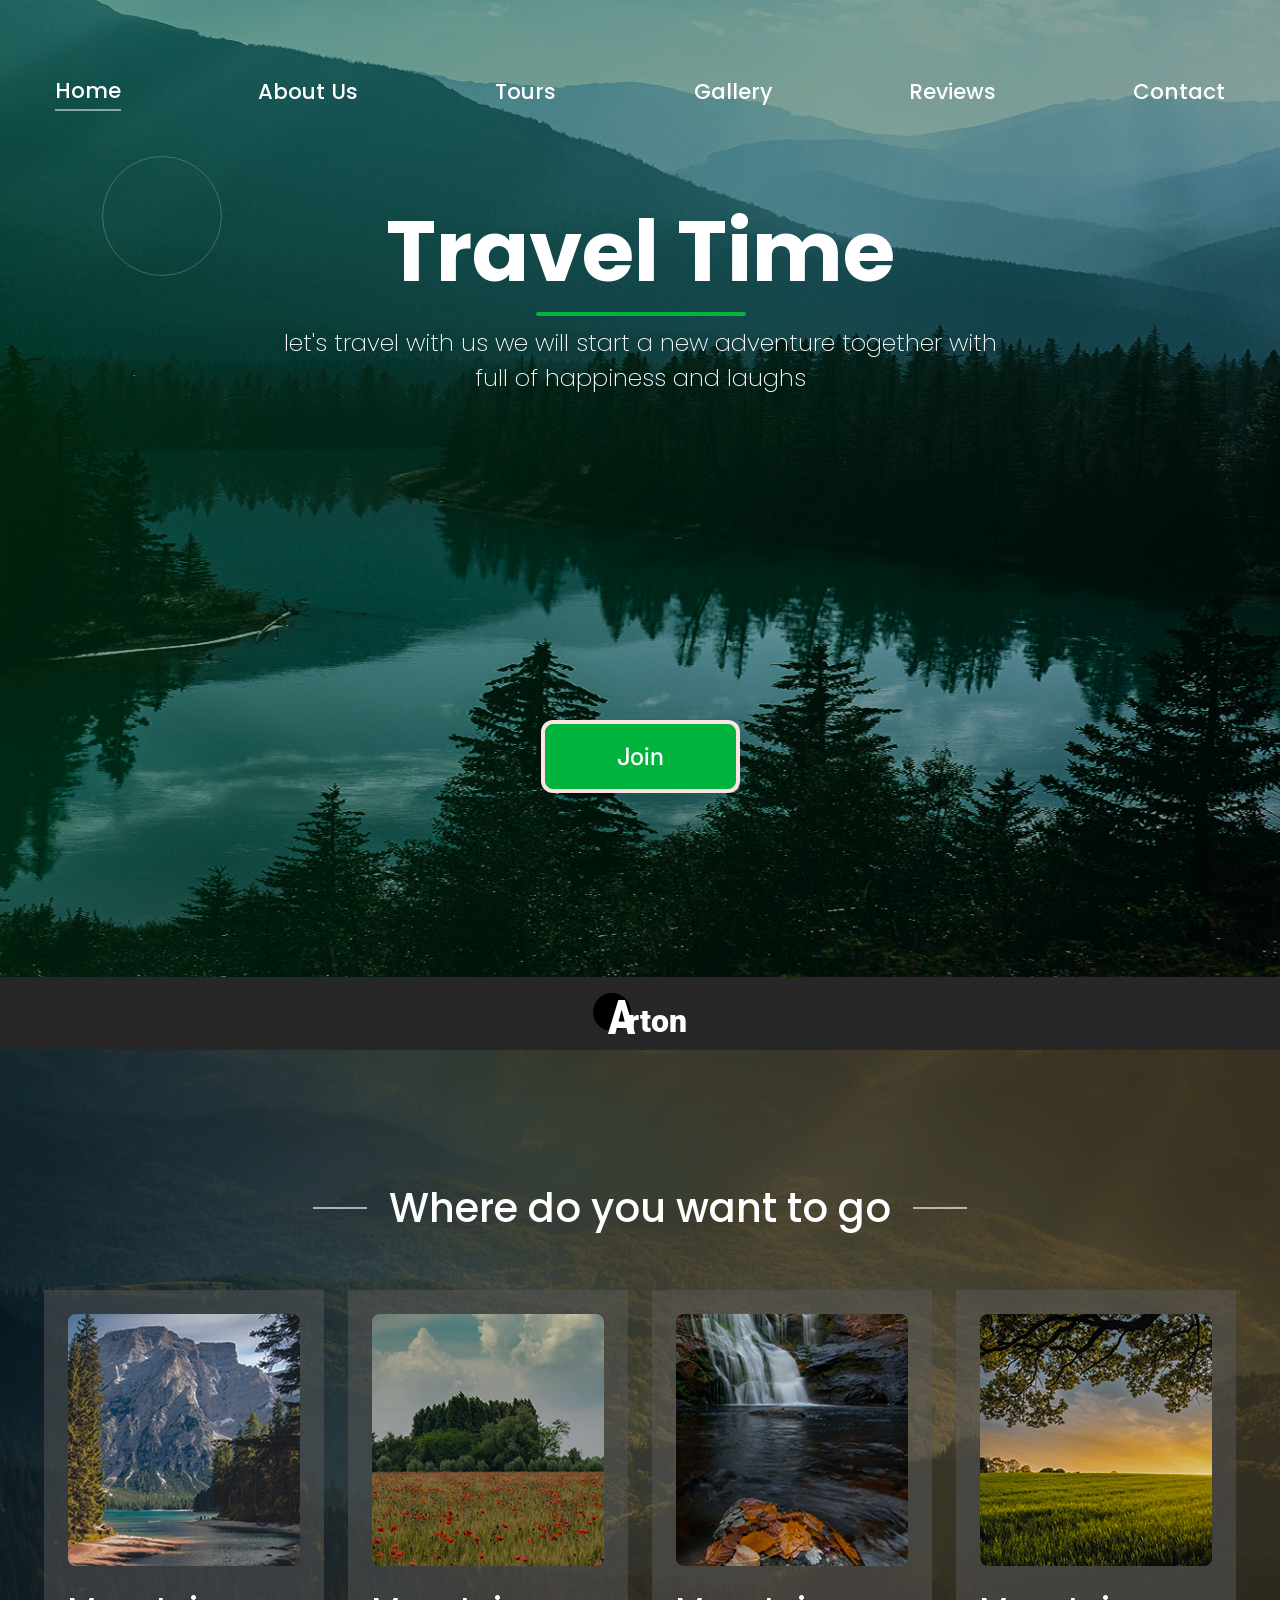
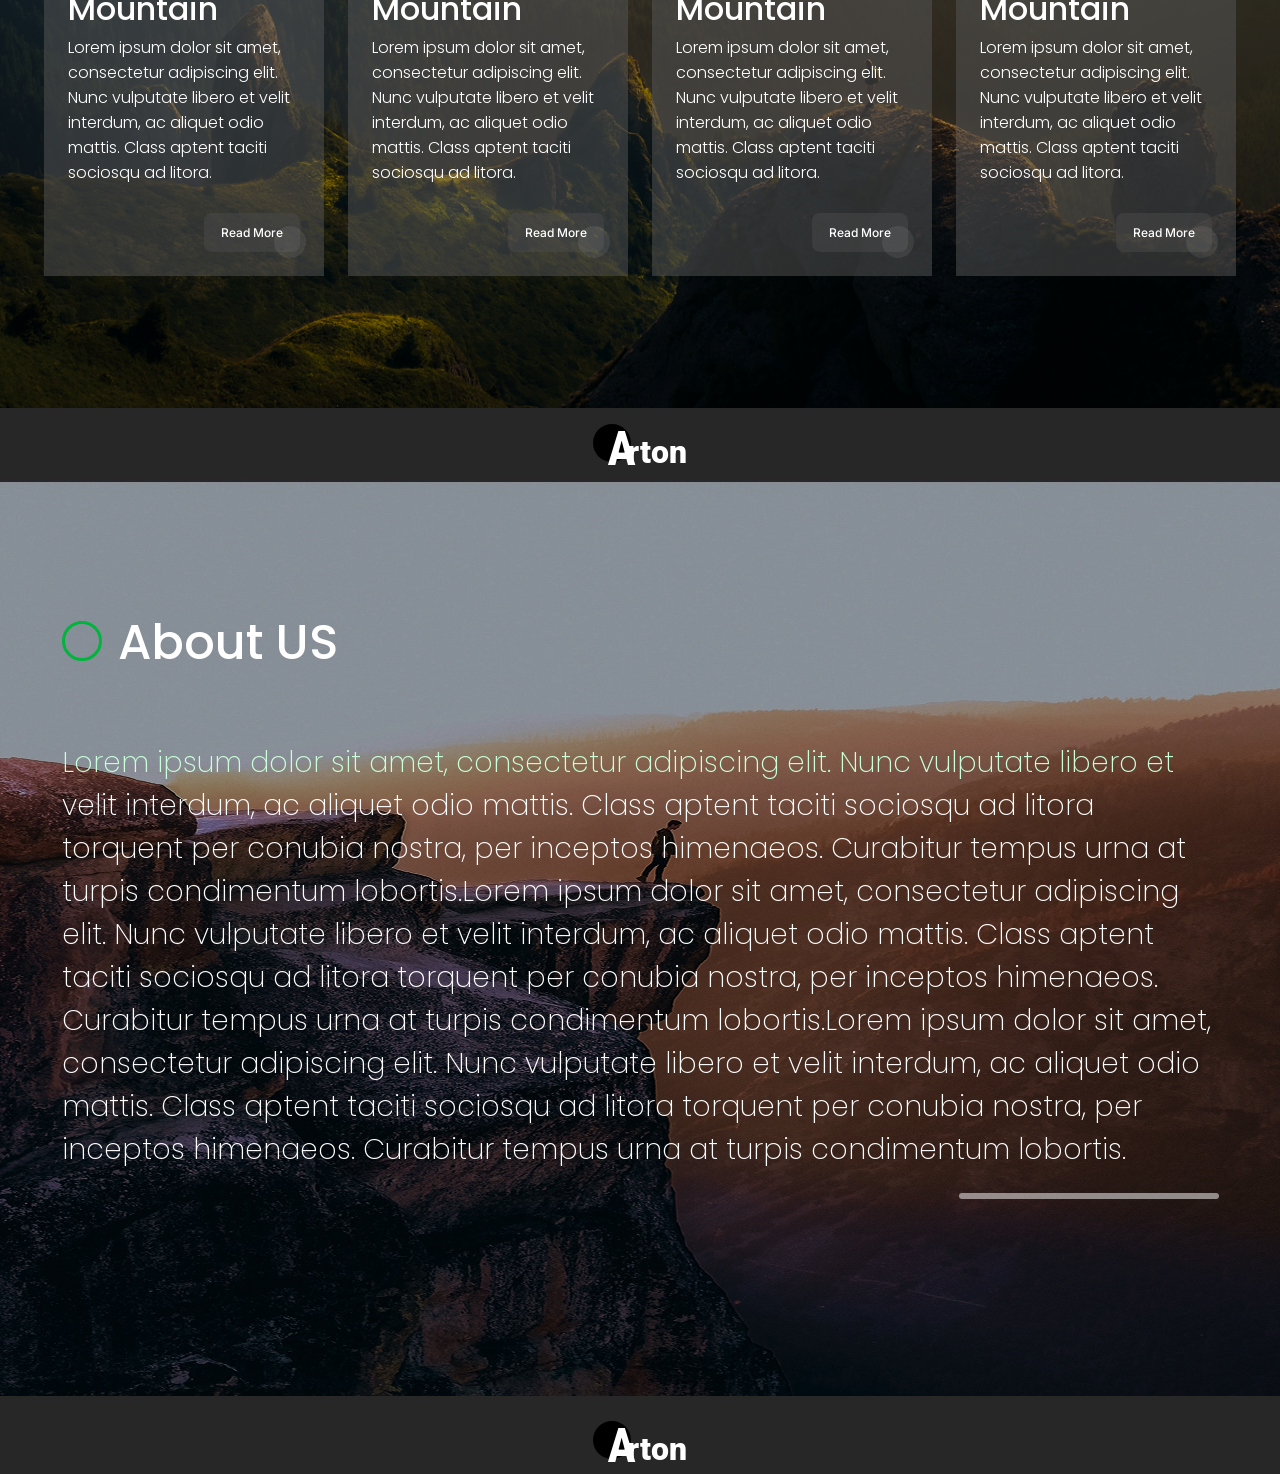
<file: index.html>
<!DOCTYPE html>
<html lang="en">
<head>
    <meta charset="UTF-8">
    <meta name="viewport" content="width=device-width, initial-scale=1.0">
    <title>Travel Time - Let's Travel Together</title>
    <link rel="stylesheet" href="style.css">
    <link rel="preconnect" href="https://fonts.googleapis.com">
    <link rel="preconnect" href="https://fonts.gstatic.com" crossorigin>
    <link href="https://fonts.googleapis.com/css2?family=Inter:wght@500&family=Poppins:wght@200;300;500;700&family=Roboto:wght@900&display=swap" rel="stylesheet">

</head>
<body>
    <!-- Hero Section -->
    <section class="hero">
        <header class="header">
            <nav class="nav">
                <a href="#" class="nav__link nav__link--active">Home</a>
                <a href="#" class="nav__link">About Us</a>
                <a href="catalog.html" class="nav__link">Tours</a>
                <a href="#" class="nav__link">Gallery</a>
                <a href="#" class="nav__link">Reviews</a>
                <a href="#" class="nav__link">Contact</a>
            </nav>
        </header>
        <div class="hero__content container">
            <h1 class="hero__title">Travel Time</h1>
            <p class="hero__subtitle">let's travel with us we will start a new adventure together with full of happiness and laughs</p>
            <a href="catalog.html" class="hero__btn">Join</a>
        </div>
    </section>

    <!-- Divider -->
    <div class="divider">
        <span class="arton-logo">
            <span class="arton-mark"><span class="arton-circle"></span><span class="arton-a">A</span></span><span class="arton-rton">rton</span>
        </span>
    </div>

    <!-- Tours Section -->
   <section class="tours" id="tours">
    <div class="container">
        <h2 class="tours__title">Where do you want to go</h2>
        <div class="tours__grid">
            <!-- Card 1 - Mountain Lake -->
            <article class="card">
                <img src="images/mountain1.jpg" alt="Mountain lake" class="card__image">
                <div class="card__content">
                    <h3 class="card__title">Mountain</h3>
                    <p class="card__text">Lorem ipsum dolor sit amet, consectetur adipiscing elit. Nunc vulputate libero et velit interdum, ac aliquet odio mattis. Class aptent taciti sociosqu ad litora.</p>
                    <button class="card__btn">Read More</button>
                </div>
            </article>

            <!-- Card 2 - Field with Flowers -->
            <article class="card">
                <img src="images/mountain2.jpg" alt="Mountain landscape" class="card__image">
                <div class="card__content">
                    <h3 class="card__title">Mountain</h3>
                    <p class="card__text">Lorem ipsum dolor sit amet, consectetur adipiscing elit. Nunc vulputate libero et velit interdum, ac aliquet odio mattis. Class aptent taciti sociosqu ad litora.</p>
                    <button class="card__btn">Read More</button>
                </div>
            </article>

            <!-- Card 3 - Waterfall -->
            <article class="card">
                <img src="images/waterfall.jpg" alt="Waterfall" class="card__image">
                <div class="card__content">
                    <h3 class="card__title">Mountain</h3>
                    <p class="card__text">Lorem ipsum dolor sit amet, consectetur adipiscing elit. Nunc vulputate libero et velit interdum, ac aliquet odio mattis. Class aptent taciti sociosqu ad litora.</p>
                    <button class="card__btn">Read More</button>
                </div>
            </article>

            <!-- Card 4 - Mountain Landscape -->
            <article class="card">
                <img src="images/field.jpg" alt="Field with flowers" class="card__image">
                <div class="card__content">
                    <h3 class="card__title">Mountain</h3>
                    <p class="card__text">Lorem ipsum dolor sit amet, consectetur adipiscing elit. Nunc vulputate libero et velit interdum, ac aliquet odio mattis. Class aptent taciti sociosqu ad litora.</p>
                    <button class="card__btn">Read More</button>
                </div>
            </article>
        </div>
    </div>
</section>

    <!-- Divider -->
    <div class="divider divider--lower">
        <span class="arton-logo">
            <span class="arton-mark"><span class="arton-circle"></span><span class="arton-a">A</span></span><span class="arton-rton">rton</span>
        </span>
    </div>

    <!-- About Section -->
    <section class="about" id="about">
        <div class="container">
            <h2 class="about__title">About US</h2>
            <p class="about__text">Lorem ipsum dolor sit amet, consectetur adipiscing elit. Nunc vulputate libero et velit interdum, ac aliquet odio mattis. Class aptent taciti sociosqu ad litora torquent per conubia nostra, per inceptos himenaeos. Curabitur tempus urna at turpis condimentum lobortis.Lorem ipsum dolor sit amet, consectetur adipiscing elit. Nunc vulputate libero et velit interdum, ac aliquet odio mattis. Class aptent taciti sociosqu ad litora torquent per conubia nostra, per inceptos himenaeos. Curabitur tempus urna at turpis condimentum lobortis.Lorem ipsum dolor sit amet, consectetur adipiscing elit. Nunc vulputate libero et velit interdum, ac aliquet odio mattis. Class aptent taciti sociosqu ad litora torquent per conubia nostra, per inceptos himenaeos. Curabitur tempus urna at turpis condimentum lobortis.</p>
        </div>
    </section>

    <!-- Footer -->
    <footer class="footer">
        <span class="arton-logo">
            <span class="arton-mark"><span class="arton-circle"></span><span class="arton-a">A</span></span><span class="arton-rton">rton</span>
        </span>
    </footer>
</body>
</html>
</file>
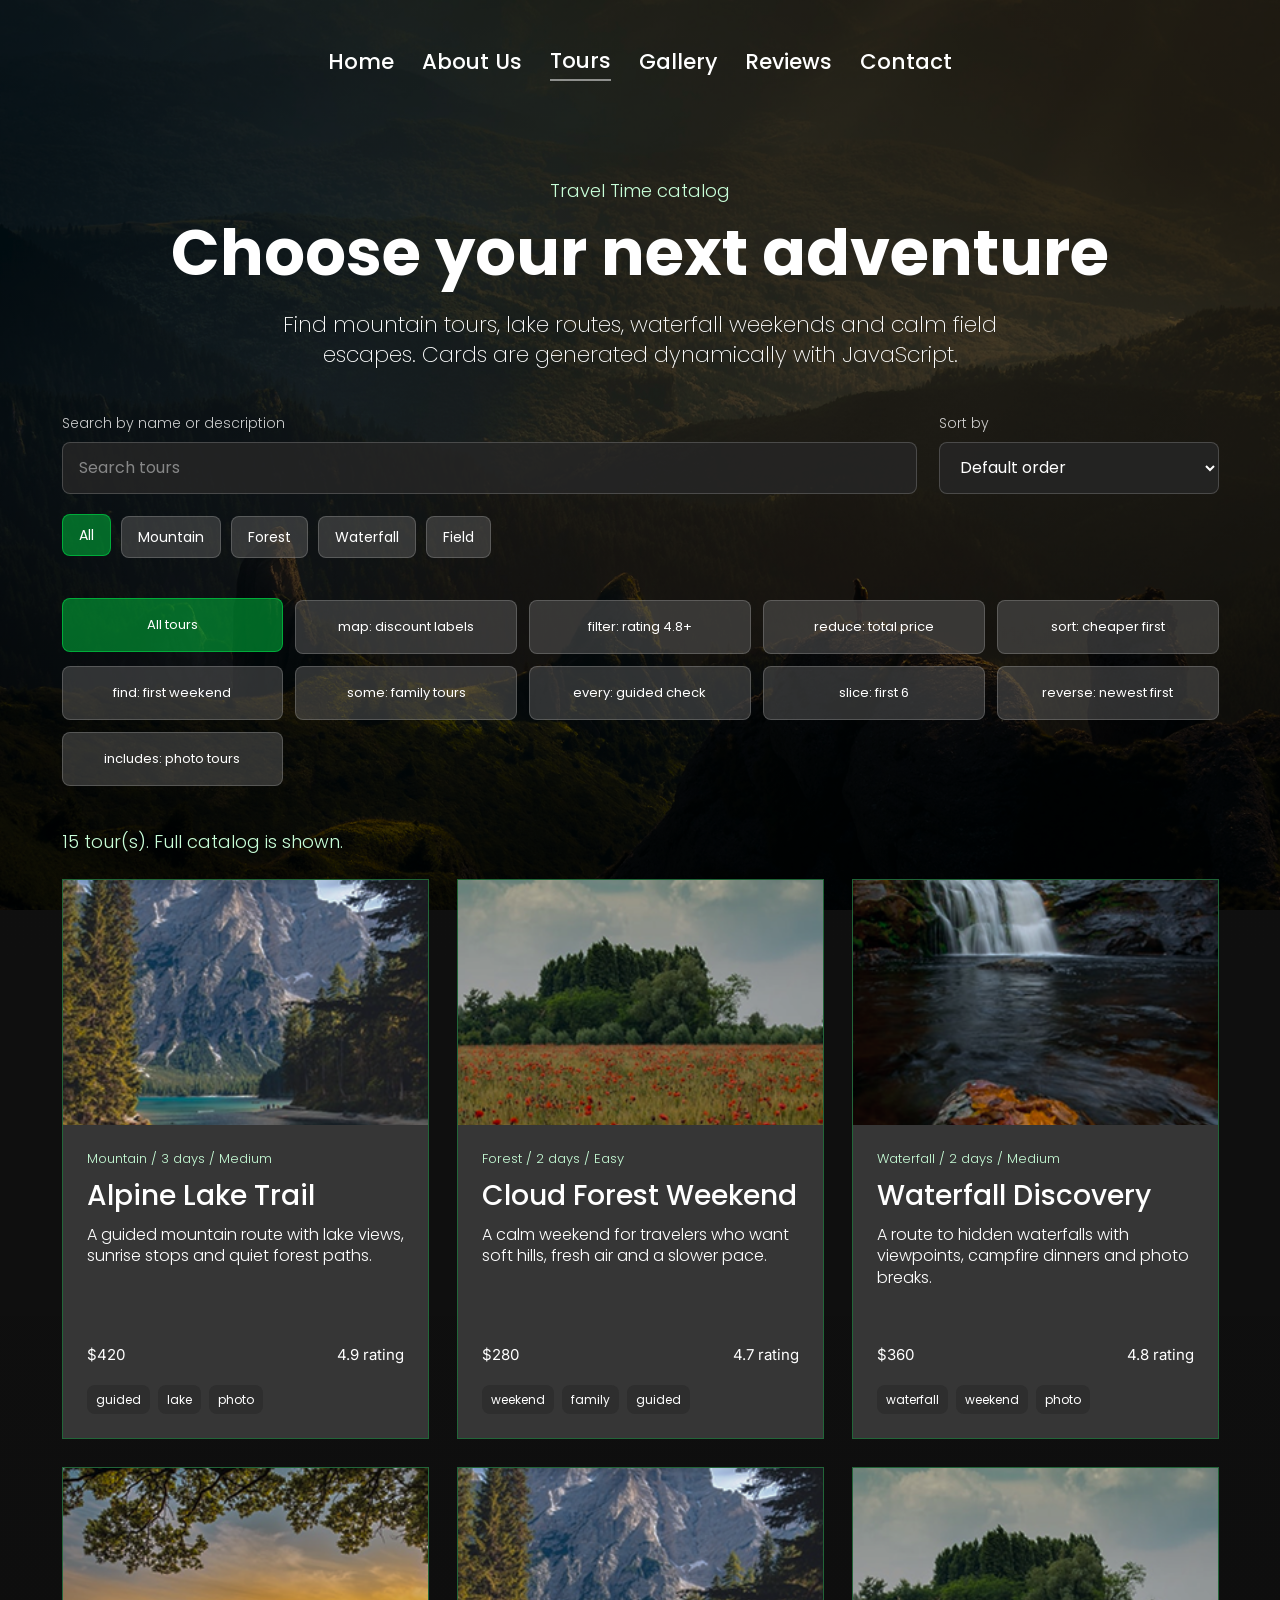
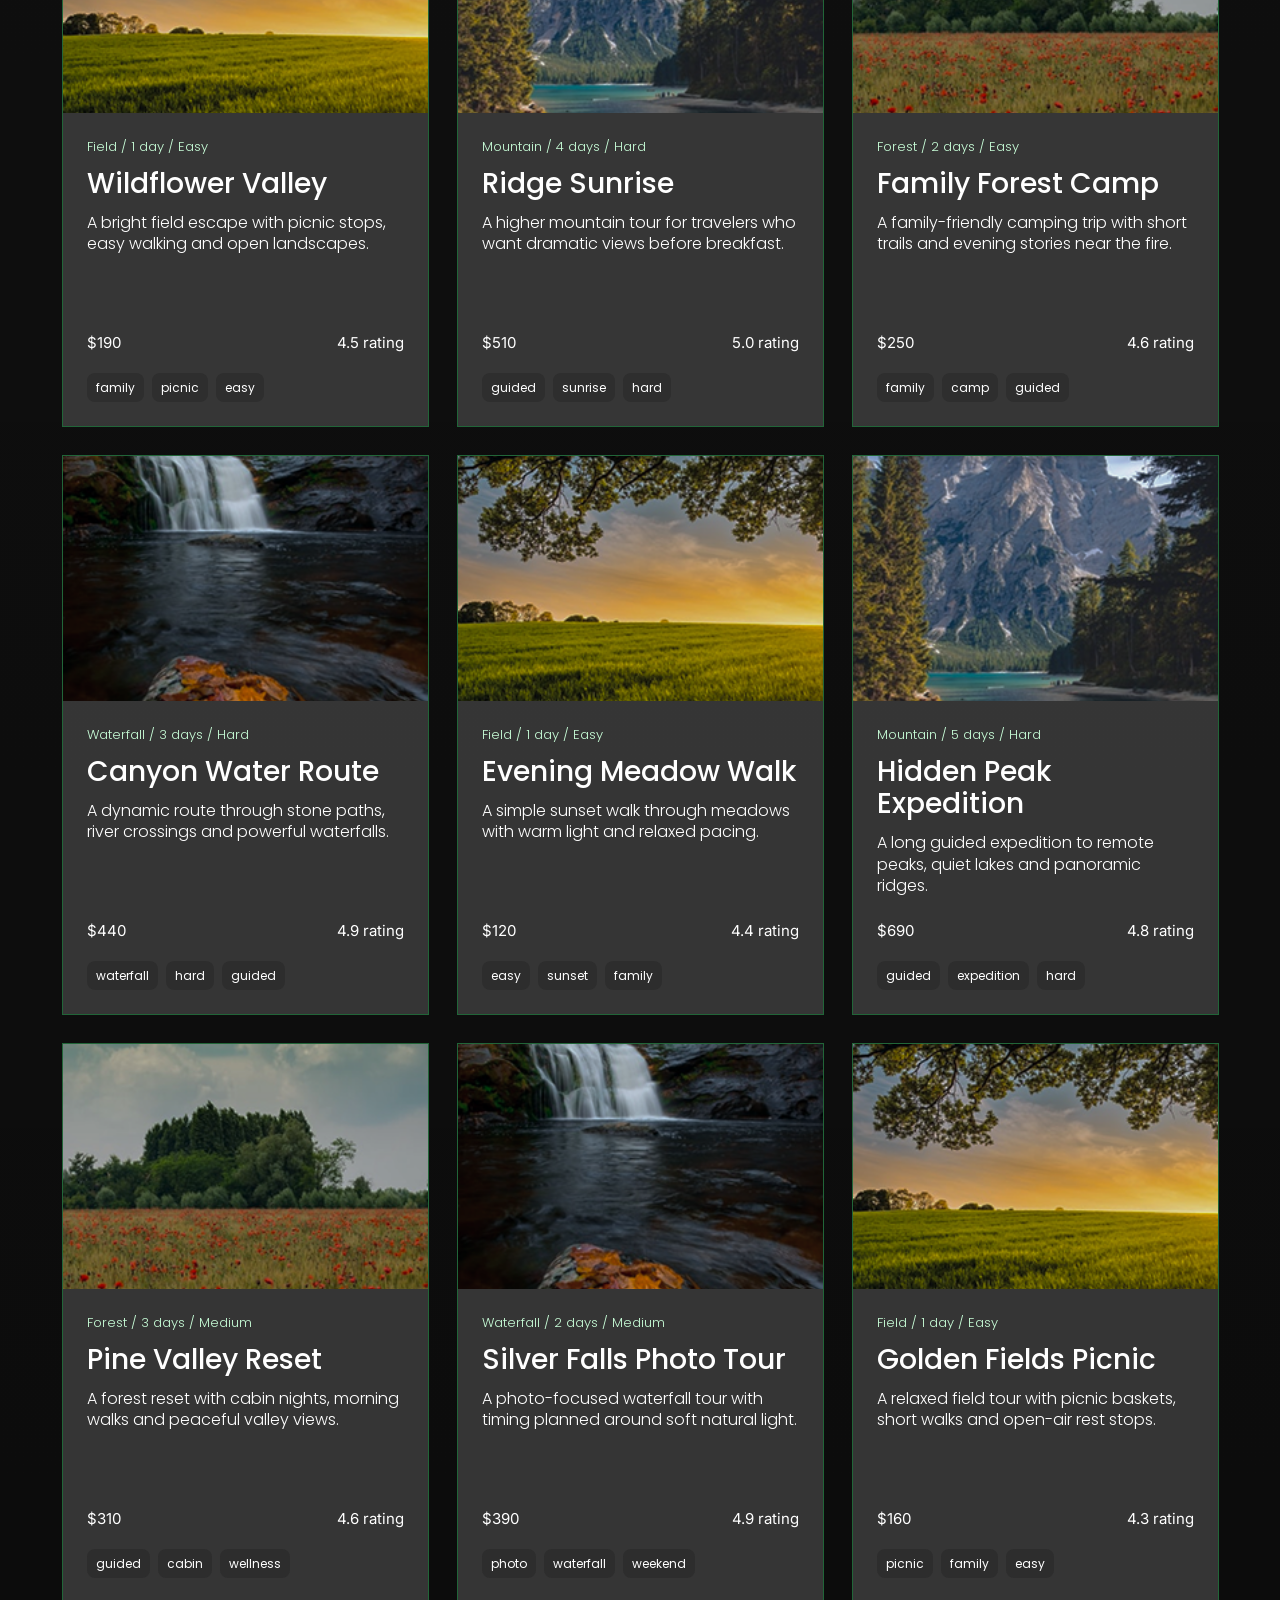
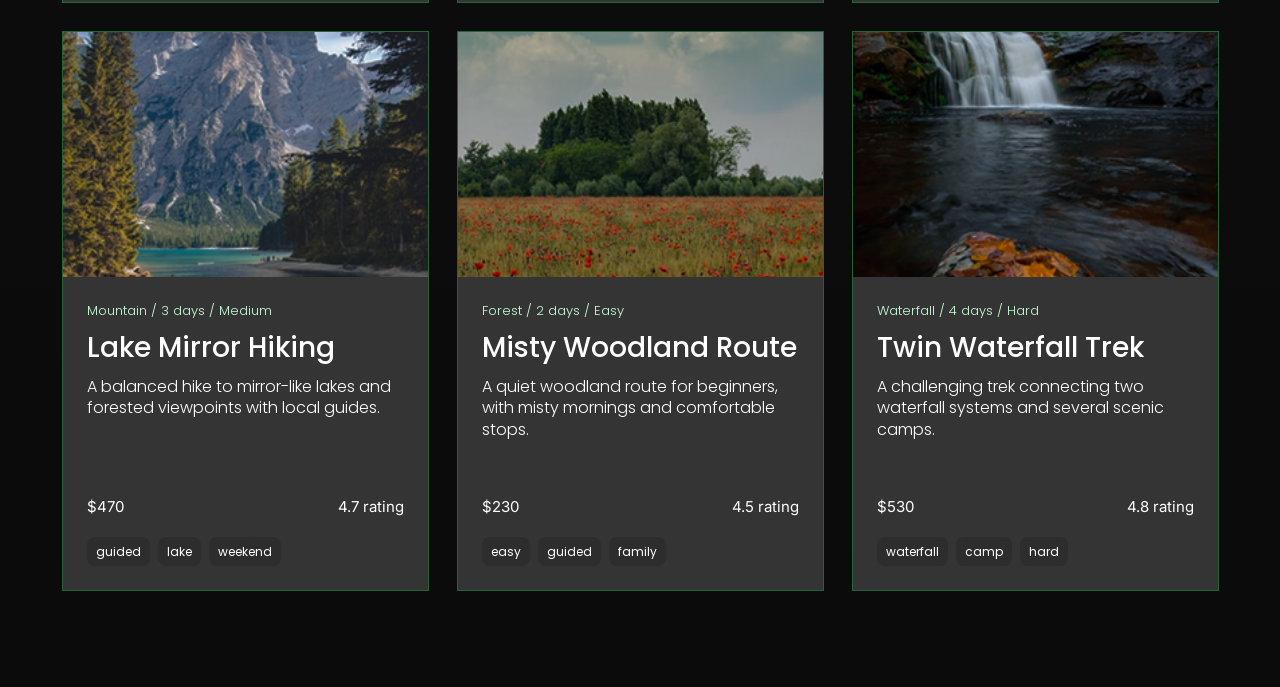
<file: catalog.html>
<!DOCTYPE html>
<html lang="en">
<head>
    <meta charset="UTF-8">
    <meta name="viewport" content="width=device-width, initial-scale=1.0">
    <title>Travel Time - Catalog</title>
    <link rel="stylesheet" href="style.css">
    <link rel="preconnect" href="https://fonts.googleapis.com">
    <link rel="preconnect" href="https://fonts.gstatic.com" crossorigin>
    <link href="https://fonts.googleapis.com/css2?family=Inter:wght@500&family=Poppins:wght@200;300;500;700&family=Roboto:wght@900&display=swap" rel="stylesheet">
</head>
<body>
    <main class="catalog-page">
        <header class="catalog-header">
            <nav class="nav catalog-nav">
                <a href="index.html" class="nav__link">Home</a>
                <a href="index.html#about" class="nav__link">About Us</a>
                <a href="catalog.html" class="nav__link nav__link--active">Tours</a>
                <a href="index.html#tours" class="nav__link">Gallery</a>
                <a href="index.html#about" class="nav__link">Reviews</a>
                <a href="index.html#about" class="nav__link">Contact</a>
            </nav>
        </header>

        <section class="catalog-hero container">
            <p class="catalog-hero__eyebrow">Travel Time catalog</p>
            <h1 class="catalog-hero__title">Choose your next adventure</h1>
            <p class="catalog-hero__text">Find mountain tours, lake routes, waterfall weekends and calm field escapes. Cards are generated dynamically with JavaScript.</p>
        </section>

        <section class="catalog-tools container" aria-label="Catalog controls">
            <div class="catalog-search">
                <label class="catalog-label" for="searchInput">Search by name or description</label>
                <input class="catalog-input" id="searchInput" type="search" placeholder="Search tours">
            </div>

            <div class="catalog-select-wrap">
                <label class="catalog-label" for="sortSelect">Sort by</label>
                <select class="catalog-select" id="sortSelect">
                    <option value="default">Default order</option>
                    <option value="price-asc">Price: low to high</option>
                    <option value="price-desc">Price: high to low</option>
                    <option value="name-asc">Name: A to Z</option>
                    <option value="rating-desc">Rating: best first</option>
                </select>
            </div>

            <div class="catalog-category-list" id="categoryList" aria-label="Tour categories"></div>
        </section>

        <section class="array-actions container" aria-label="Array method actions">
            <button class="array-action" type="button" data-action="all">All tours</button>
            <button class="array-action" type="button" data-action="map">map: discount labels</button>
            <button class="array-action" type="button" data-action="filter">filter: rating 4.8+</button>
            <button class="array-action" type="button" data-action="reduce">reduce: total price</button>
            <button class="array-action" type="button" data-action="sort">sort: cheaper first</button>
            <button class="array-action" type="button" data-action="find">find: first weekend</button>
            <button class="array-action" type="button" data-action="some">some: family tours</button>
            <button class="array-action" type="button" data-action="every">every: guided check</button>
            <button class="array-action" type="button" data-action="slice">slice: first 6</button>
            <button class="array-action" type="button" data-action="reverse">reverse: newest first</button>
            <button class="array-action" type="button" data-action="includes">includes: photo tours</button>
        </section>

        <section class="catalog-results container" aria-live="polite">
            <div class="catalog-summary" id="catalogSummary"></div>
            <div class="catalog-grid" id="catalogGrid"></div>
        </section>
    </main>

    <script src="catalog.js"></script>
</body>
</html>
</file>
<file: style.css>
* {
    margin: 0;
    padding: 0;
    box-sizing: border-box;
}

html {
    scroll-behavior: smooth;
}

body {
    overflow-x: hidden;
    font-family: 'Poppins', sans-serif;
    font-size: 16px;
    line-height: 1.6;
    color: #ffffff;
    background-color: #272727;
}

button {
    font: inherit;
}

button,
a {
    -webkit-tap-highlight-color: transparent;
}

img {
    max-width: 100%;
}

.container {
    width: 100%;
    max-width: 1205px;
    margin: 0 auto;
    padding: 0 24px;
}

.hero {
    position: relative;
    display: flex;
    flex-direction: column;
    align-items: center;
    width: 100%;
    max-width: 1440px;
    min-height: 977px;
    margin: 0 auto;
    background:
        linear-gradient(rgba(0, 0, 0, 0.34), rgba(0, 0, 0, 0.34)),
        url('images/hero-bg.jpg') center bottom / cover no-repeat;
    isolation: isolate;
    overflow: hidden;
}

.hero::before {
    position: absolute;
    inset: 0;
    z-index: -1;
    background: linear-gradient(120deg, rgba(0, 180, 61, 0.2), rgba(255, 255, 255, 0), rgba(0, 95, 180, 0.18));
    background-size: 220% 220%;
    content: "";
    animation: heroGradient 9s ease-in-out infinite;
}

.hero::after {
    position: absolute;
    top: 16%;
    left: 8%;
    width: 118px;
    height: 118px;
    border: 1px solid rgba(255, 255, 255, 0.22);
    border-radius: 50%;
    content: "";
    animation: floatingRing 7s cubic-bezier(0.45, 0, 0.55, 1) infinite;
}

.header {
    width: 100%;
    padding-top: 72px;
}

.nav {
    display: flex;
    flex-wrap: wrap;
    justify-content: space-between;
    align-items: center;
    gap: 16px 28px;
    width: min(1170px, calc(100% - 48px));
    min-height: 39px;
    margin: 0 auto;
}

.nav__link {
    position: relative;
    display: flex;
    align-items: center;
    height: 39px;
    font-family: 'Poppins', sans-serif;
    font-size: clamp(18px, 1.67vw, 24px);
    font-weight: 500;
    line-height: 36px;
    color: #ffffff;
    text-decoration: none;
    white-space: nowrap;
    opacity: 0;
    animation: navDrop 0.65s ease-out forwards;
    transition: color 0.25s ease, transform 0.25s ease;
}

.nav__link--active {
    border-bottom: 2px solid rgba(255, 255, 255, 0.5);
}

.nav__link:nth-child(1) {
    animation-delay: 0.06s;
}

.nav__link:nth-child(2) {
    animation-delay: 0.12s;
}

.nav__link:nth-child(3) {
    animation-delay: 0.18s;
}

.nav__link:nth-child(4) {
    animation-delay: 0.24s;
}

.nav__link:nth-child(5) {
    animation-delay: 0.3s;
}

.nav__link:nth-child(6) {
    animation-delay: 0.36s;
}

.nav__link::after {
    position: absolute;
    right: 0;
    bottom: -2px;
    left: 0;
    height: 2px;
    background: #ffffff;
    content: "";
    transform: scaleX(0);
    transform-origin: center;
    transition: transform 0.28s ease;
}

.nav__link:hover,
.nav__link:focus-visible {
    color: #c9ffd9;
    outline: none;
    transform: translateY(-3px);
}

.nav__link:hover::after,
.nav__link:focus-visible::after {
    transform: scaleX(1);
}

.nav__link:active {
    transform: translateY(0) scale(0.96);
}

.hero__content {
    display: flex;
    flex-direction: column;
    align-items: center;
    padding-top: clamp(84px, 7vw, 100px);
    text-align: center;
}

.hero__title {
    position: relative;
    width: 100%;
    font-family: 'Poppins', sans-serif;
    font-size: clamp(64px, 6.67vw, 96px);
    font-weight: 700;
    line-height: 1.18;
    color: #ffffff;
    animation: titleReveal 1s cubic-bezier(0.16, 1, 0.3, 1) both, titleGlow 4s ease-in-out 1s infinite;
}

.hero__title::after {
    display: block;
    width: min(210px, 46vw);
    height: 4px;
    margin: 10px auto 0;
    border-radius: 999px;
    background: #00b43d;
    content: "";
    animation: underlineBreath 2.8s cubic-bezier(0.76, 0, 0.24, 1) infinite;
}

.hero__subtitle {
    width: min(749px, 100%);
    margin-top: 10px;
    font-family: 'Poppins', sans-serif;
    font-size: 24px;
    font-weight: 200;
    line-height: normal;
    text-align: center;
    color: #ffffff;
    filter: drop-shadow(0 4px 4px rgba(0, 0, 0, 0.25));
    animation: fadeSlideUp 0.9s ease-in-out 0.35s both;
}

.hero__btn {
    position: relative;
    display: flex;
    justify-content: center;
    align-items: center;
    width: 191px;
    height: 65px;
    margin-top: clamp(260px, 25.7vw, 370px);
    background: #00b43d;
    border: 1px solid #00b43d;
    border-radius: 8px;
    box-shadow: 0 1px 2px rgba(16, 24, 40, 0.05), 0 0 0 4px #fee4e2;
    font-family: 'Inter', sans-serif;
    font-size: 24px;
    font-weight: 500;
    line-height: 28px;
    color: #ffffff;
    cursor: pointer;
    text-decoration: none;
    overflow: hidden;
    animation: buttonPulse 2.6s ease-in-out 1.1s infinite;
    transition: background 0.2s ease, transform 0.2s ease, box-shadow 0.25s ease;
}

.hero__btn::before {
    position: absolute;
    top: -20%;
    bottom: -20%;
    left: -45%;
    width: 35%;
    background: rgba(255, 255, 255, 0.45);
    content: "";
    transform: skewX(-24deg);
    animation: buttonSheen 3.4s ease-in-out infinite;
}

.hero__btn:hover {
    background: #009632;
    transform: translateY(-2px);
}

.hero__btn:focus-visible,
.card__btn:focus-visible {
    outline: 3px solid rgba(255, 255, 255, 0.78);
    outline-offset: 4px;
}

.hero__btn:active,
.card__btn:active {
    transform: translateY(1px) scale(0.96);
}

.divider {
    display: flex;
    justify-content: center;
    align-items: center;
    width: 100%;
    max-width: 1440px;
    height: 73px;
    margin: 0 auto;
    padding-top: 0;
    overflow: hidden;
    background: #272727;
}

.tours + .divider {
    margin-top: 0;
}

.arton-logo {
    display: inline-flex;
    align-items: flex-end;
    justify-content: center;
    height: 42px;
    font-family: 'Roboto', sans-serif;
    font-weight: 900;
    color: #ffffff;
    animation: logoBlink 5s steps(2, jump-none) infinite;
}

.arton-mark {
    display: inline-grid;
    place-items: center;
    width: 42px;
    height: 42px;
    margin-right: -8px;
    animation: logoMarkPulse 4s ease-in-out infinite;
}

.arton-circle,
.arton-a {
    grid-area: 1 / 1;
}

.arton-circle {
    width: 38px;
    height: 38px;
    align-self: start;
    justify-self: start;
    border-radius: 50%;
    background: #000000;
}

.arton-a {
    align-self: end;
    justify-self: end;
    font-size: 40px;
    line-height: 34px;
    transform: scaleY(1.2);
}

.arton-rton {
    font-size: 32px;
    line-height: 28px;
}

.tours {
    display: flex;
    justify-content: center;
    width: 100%;
    max-width: 1440px;
    min-height: 958px;
    margin: 0 auto;
    padding-top: 128px;
    padding-bottom: 132px;
    overflow: hidden;
    background:
        linear-gradient(rgba(0, 0, 0, 0.22), rgba(0, 0, 0, 0.22)),
        url('images/tours-bg.jpg') center bottom / cover no-repeat;
}

.tours .container {
    display: flex;
    flex-direction: column;
    align-items: center;
    max-width: 1440px;
    padding: 0 44px;
}

.tours__title {
    position: relative;
    margin-bottom: 52px;
    font-family: 'Poppins', sans-serif;
    font-size: 40px;
    font-weight: 500;
    line-height: 60px;
    color: #ffffff;
    text-align: center;
    animation: fadeSlideDown 0.9s ease-out both;
}

.tours__title::before,
.tours__title::after {
    position: absolute;
    top: 50%;
    width: 54px;
    height: 2px;
    background: rgba(255, 255, 255, 0.62);
    content: "";
    transform: translateY(-50%);
}

.tours__title::before {
    right: calc(100% + 22px);
    animation: lineDriftLeft 3s ease-in-out infinite;
}

.tours__title::after {
    left: calc(100% + 22px);
    animation: lineDriftRight 3s ease-in-out infinite;
}

.tours__grid {
    display: grid;
    grid-template-columns: repeat(4, minmax(0, 320px));
    justify-content: center;
    gap: 24px;
    width: 100%;
    max-width: 1352px;
}

.card {
    position: relative;
    display: flex;
    flex-direction: column;
    width: 100%;
    min-height: 586px;
    padding: 24px;
    overflow: hidden;
    background: rgba(88, 88, 88, 0.5);
    opacity: 0;
    animation: cardEntrance 0.75s cubic-bezier(0.22, 1, 0.36, 1) forwards;
    transition: background 0.2s ease, transform 0.2s ease, box-shadow 0.25s ease;
}

.card:nth-child(2) {
    animation-delay: 0.12s;
}

.card:nth-child(3) {
    animation-delay: 0.24s;
}

.card:nth-child(4) {
    animation-delay: 0.36s;
}

.card::before {
    position: absolute;
    inset: 0;
    border: 0 solid rgba(0, 180, 61, 0.45);
    content: "";
    pointer-events: none;
    animation: cardBorder 4.5s ease-in-out infinite;
}

.card::after {
    position: absolute;
    right: 18px;
    bottom: 18px;
    width: 32px;
    height: 32px;
    border-radius: 50%;
    background: rgba(255, 255, 255, 0.08);
    content: "";
    pointer-events: none;
    animation: bubbleSize 4s cubic-bezier(0.68, -0.55, 0.27, 1.55) infinite;
}

.card:hover {
    background: rgba(106, 106, 106, 0.56);
    box-shadow: 0 18px 34px rgba(0, 0, 0, 0.28);
    transform: translateY(-6px) scale(1.015);
}

.card:focus-within {
    background: rgba(106, 106, 106, 0.62);
    box-shadow: 0 0 0 3px rgba(255, 255, 255, 0.26);
}

.card__image {
    display: block;
    width: 100%;
    height: 252px;
    margin: 0 auto 19px;
    border-radius: 8px;
    object-fit: cover;
    animation: imageSaturation 5.5s cubic-bezier(0.65, 0, 0.35, 1) infinite;
    transition: filter 0.35s ease, transform 0.35s ease;
}

.card:hover .card__image {
    filter: saturate(1.22) contrast(1.08);
    transform: scale(1.04) rotate(1deg);
}

.card__content {
    display: flex;
    flex: 1;
    flex-direction: column;
    font-family: 'Poppins', sans-serif;
}

.card__title {
    position: relative;
    margin-bottom: 2px;
    font-family: 'Poppins', sans-serif;
    font-size: 32px;
    font-weight: 500;
    line-height: normal;
    color: #ffffff;
}

.card__title::first-letter {
    color: inherit;
}

.card__text {
    max-width: 100%;
    font-family: 'Poppins', sans-serif;
    font-size: 16px;
    font-weight: 300;
    line-height: normal;
    color: #ffffff;
    animation: textFocus 4.6s ease-in-out infinite;
}

.card__btn {
    position: relative;
    display: flex;
    justify-content: center;
    align-items: center;
    align-self: flex-end;
    width: 96px;
    height: 39px;
    margin-top: auto;
    background: rgba(78, 78, 78, 0.45);
    border: none;
    border-radius: 8px;
    font-family: 'Inter', sans-serif;
    font-size: 12px;
    font-weight: 500;
    line-height: 28px;
    color: #ffffff;
    cursor: pointer;
    overflow: hidden;
    transition: background 0.2s ease, transform 0.2s ease, width 0.35s cubic-bezier(0.34, 1.56, 0.64, 1);
}

.card__btn::after {
    position: absolute;
    inset: 0;
    background: linear-gradient(90deg, transparent, rgba(255, 255, 255, 0.2), transparent);
    content: "";
    transform: translateX(-100%);
    transition: transform 0.45s ease;
}

.card__btn:hover {
    background: rgba(93, 93, 93, 0.56);
    width: 112px;
}

.card__btn:hover::after {
    transform: translateX(100%);
}

.about {
    display: flex;
    width: 100%;
    max-width: 1440px;
    min-height: 1024px;
    margin: -36px auto 0;
    padding-top: 162px;
    background:
        linear-gradient(rgba(0, 0, 0, 0.38), rgba(0, 0, 0, 0.38)),
        url('images/about-bg.jpg') center bottom / cover no-repeat;
    overflow: hidden;
}

.about .container {
    display: flex;
    flex-direction: column;
    align-items: flex-start;
    width: 100%;
    max-width: 1205px;
    margin: 0 auto;
}

.about__title {
    position: relative;
    width: 100%;
    margin-bottom: 78px;
    font-family: 'Poppins', sans-serif;
    font-size: 48px;
    font-weight: 500;
    line-height: normal;
    color: #ffffff;
    animation: aboutSkew 5s cubic-bezier(0.76, 0, 0.24, 1) infinite;
}

.about__title::before {
    display: inline-block;
    width: 34px;
    height: 34px;
    margin-right: 16px;
    border: 3px solid #00b43d;
    border-radius: 50%;
    content: "";
    vertical-align: -2px;
    animation: ringBlur 4.5s ease-in-out infinite;
}

.about__text {
    position: relative;
    width: 100%;
    margin-top: -16px;
    font-family: 'Poppins', sans-serif;
    font-size: clamp(22px, 2.22vw, 32px);
    font-weight: 200;
    line-height: normal;
    color: #ffffff;
    text-align: left;
    animation: fadeSlideUp 1s ease-out both;
}

.about__text::first-line {
    color: #c9ffd9;
}

.about__text::selection,
.hero__subtitle::selection,
.card__text::selection {
    background: #00b43d;
    color: #ffffff;
}

.about__text::after {
    position: absolute;
    right: 0;
    bottom: -28px;
    width: min(260px, 58vw);
    height: 6px;
    border-radius: 999px;
    background: rgba(255, 255, 255, 0.5);
    content: "";
    animation: widthBezier 4s cubic-bezier(0.83, 0, 0.17, 1) infinite;
}

.footer {
    display: flex;
    justify-content: center;
    align-items: flex-start;
    width: 100%;
    max-width: 1440px;
    height: 73px;
    margin: -73px auto 0;
    padding-top: 25px;
    background: #272727;
    text-align: center;
}

.footer .arton-logo:hover {
    animation-play-state: paused;
    transform: scale(1.08);
}

.footer .arton-logo:not(:hover) {
    transition: transform 0.25s ease;
}

.catalog-page {
    width: 100%;
    max-width: 1440px;
    min-height: 100vh;
    margin: 0 auto;
    padding-bottom: 96px;
    background:
        linear-gradient(rgba(0, 0, 0, 0.58), rgba(0, 0, 0, 0.72)),
        url('images/tours-bg.jpg') center top / cover fixed no-repeat;
}

.catalog-header {
    padding-top: 42px;
}

.catalog-nav {
    justify-content: center;
}

.catalog-hero {
    padding-top: 96px;
    text-align: center;
}

.catalog-hero__eyebrow {
    margin-bottom: 12px;
    font-size: 18px;
    font-weight: 300;
    color: #c9ffd9;
}

.catalog-hero__title {
    font-size: clamp(44px, 5vw, 72px);
    font-weight: 700;
    line-height: 1.1;
}

.catalog-hero__text {
    width: min(780px, 100%);
    margin: 22px auto 0;
    font-size: 22px;
    font-weight: 200;
    line-height: 1.35;
}

.catalog-tools,
.array-actions,
.catalog-results {
    margin-top: 42px;
}

.catalog-tools {
    display: grid;
    grid-template-columns: minmax(220px, 1fr) minmax(210px, 280px);
    gap: 22px;
    align-items: end;
}

.catalog-label {
    display: block;
    margin-bottom: 8px;
    font-size: 14px;
    font-weight: 300;
    color: rgba(255, 255, 255, 0.78);
}

.catalog-input,
.catalog-select {
    width: 100%;
    min-height: 52px;
    padding: 0 16px;
    border: 1px solid rgba(255, 255, 255, 0.18);
    border-radius: 8px;
    background: rgba(39, 39, 39, 0.82);
    color: #ffffff;
    font-family: 'Poppins', sans-serif;
    font-size: 16px;
    outline: none;
    transition: border-color 0.2s ease, box-shadow 0.2s ease;
}

.catalog-input:focus,
.catalog-select:focus {
    border-color: rgba(0, 180, 61, 0.92);
    box-shadow: 0 0 0 4px rgba(0, 180, 61, 0.18);
}

.catalog-input::placeholder {
    color: rgba(255, 255, 255, 0.46);
}

.catalog-category-list {
    display: flex;
    flex-wrap: wrap;
    grid-column: 1 / -1;
    gap: 10px;
}

.category-chip,
.array-action {
    border: 1px solid rgba(255, 255, 255, 0.18);
    border-radius: 8px;
    background: rgba(88, 88, 88, 0.52);
    color: #ffffff;
    cursor: pointer;
    transition: background 0.2s ease, border-color 0.2s ease, transform 0.2s ease;
}

.category-chip {
    min-height: 42px;
    padding: 0 16px;
    font-size: 14px;
}

.category-chip:hover,
.category-chip--active,
.array-action:hover,
.array-action--active {
    border-color: rgba(0, 180, 61, 0.9);
    background: rgba(0, 180, 61, 0.55);
    transform: translateY(-2px);
}

.array-actions {
    display: grid;
    grid-template-columns: repeat(5, minmax(0, 1fr));
    gap: 12px;
}

.array-action {
    min-height: 54px;
    padding: 10px 12px;
    font-size: 13px;
    line-height: 1.25;
}

.catalog-summary {
    min-height: 28px;
    margin-bottom: 22px;
    font-size: 18px;
    font-weight: 300;
    color: #c9ffd9;
}

.catalog-grid {
    display: grid;
    grid-template-columns: repeat(3, minmax(0, 1fr));
    gap: 28px;
}

.catalog-card {
    position: relative;
    display: flex;
    flex-direction: column;
    min-height: 560px;
    overflow: hidden;
    border: 1px solid rgba(0, 180, 61, 0.38);
    background: rgba(88, 88, 88, 0.55);
    animation: cardEntrance 0.75s cubic-bezier(0.22, 1, 0.36, 1) both;
    transition: transform 0.2s ease, box-shadow 0.2s ease;
}

.catalog-card:hover {
    box-shadow: 0 18px 34px rgba(0, 0, 0, 0.28);
    transform: translateY(-6px);
}

.catalog-card__badge {
    position: absolute;
    top: 18px;
    right: 18px;
    z-index: 1;
    padding: 6px 10px;
    border-radius: 8px;
    background: #00b43d;
    font-size: 13px;
    font-weight: 500;
}

.catalog-card__image {
    width: 100%;
    height: 245px;
    object-fit: cover;
}

.catalog-card__content {
    display: flex;
    flex: 1;
    flex-direction: column;
    padding: 24px;
}

.catalog-card__meta {
    margin-bottom: 10px;
    font-size: 13px;
    font-weight: 300;
    color: #c9ffd9;
}

.catalog-card__title {
    margin-bottom: 12px;
    font-size: 28px;
    font-weight: 500;
    line-height: 1.15;
}

.catalog-card__description {
    font-size: 16px;
    font-weight: 300;
    line-height: 1.35;
}

.catalog-card__details {
    display: flex;
    justify-content: space-between;
    gap: 12px;
    margin-top: auto;
    padding-top: 22px;
    font-family: 'Inter', sans-serif;
    font-size: 15px;
}

.catalog-card__tags {
    display: flex;
    flex-wrap: wrap;
    gap: 8px;
    margin-top: 18px;
}

.catalog-card__tags span {
    padding: 5px 9px;
    border-radius: 8px;
    background: rgba(39, 39, 39, 0.52);
    font-size: 12px;
}

.catalog-empty {
    grid-column: 1 / -1;
    min-height: 220px;
    padding: 56px 24px;
    border: 1px solid rgba(255, 255, 255, 0.14);
    background: rgba(88, 88, 88, 0.45);
    font-size: 24px;
    font-weight: 300;
    text-align: center;
}

@keyframes heroGradient {
    0%,
    100% {
        background-position: 0% 50%;
    }

    50% {
        background-position: 100% 50%;
    }
}

@keyframes floatingRing {
    0%,
    100% {
        opacity: 0.45;
        transform: translateX(0) scale(1);
    }

    50% {
        opacity: 0.1;
        transform: translateX(34px) scale(1.18);
    }
}

@keyframes navDrop {
    from {
        opacity: 0;
        transform: translateY(-18px);
    }

    to {
        opacity: 1;
        transform: translateY(0);
    }
}

@keyframes titleReveal {
    from {
        opacity: 0;
        transform: translateY(28px) scale(0.94);
    }

    to {
        opacity: 1;
        transform: translateY(0) scale(1);
    }
}

@keyframes titleGlow {
    0%,
    100% {
        text-shadow: 0 0 0 rgba(255, 255, 255, 0);
    }

    50% {
        text-shadow: 0 0 22px rgba(255, 255, 255, 0.42);
    }
}

@keyframes underlineBreath {
    0%,
    100% {
        opacity: 0.72;
        transform: scaleX(0.64);
    }

    50% {
        opacity: 1;
        transform: scaleX(1);
    }
}

@keyframes fadeSlideUp {
    from {
        opacity: 0;
        transform: translateY(24px);
    }

    to {
        opacity: 1;
        transform: translateY(0);
    }
}

@keyframes buttonPulse {
    0%,
    100% {
        box-shadow: 0 1px 2px rgba(16, 24, 40, 0.05), 0 0 0 4px rgba(254, 228, 226, 0.92);
    }

    50% {
        box-shadow: 0 1px 2px rgba(16, 24, 40, 0.05), 0 0 0 9px rgba(254, 228, 226, 0.2);
    }
}

@keyframes buttonSheen {
    0%,
    58% {
        transform: translateX(0) skewX(-24deg);
    }

    100% {
        transform: translateX(430%) skewX(-24deg);
    }
}

@keyframes logoBlink {
    0%,
    92%,
    100% {
        opacity: 1;
    }

    94% {
        opacity: 0.45;
    }
}

@keyframes logoMarkPulse {
    0%,
    100% {
        opacity: 1;
        transform: scale(1);
    }

    50% {
        opacity: 0.88;
        transform: scale(1.04);
    }
}

@keyframes fadeSlideDown {
    from {
        opacity: 0;
        transform: translateY(-24px);
    }

    to {
        opacity: 1;
        transform: translateY(0);
    }
}

@keyframes lineDriftLeft {
    0%,
    100% {
        transform: translate(-4px, -50%);
    }

    50% {
        transform: translate(8px, -50%);
    }
}

@keyframes lineDriftRight {
    0%,
    100% {
        transform: translate(4px, -50%);
    }

    50% {
        transform: translate(-8px, -50%);
    }
}

@keyframes cardEntrance {
    from {
        opacity: 0;
        transform: translateY(34px);
    }

    to {
        opacity: 1;
        transform: translateY(0);
    }
}

@keyframes cardBorder {
    0%,
    100% {
        border-width: 0;
        opacity: 0.25;
    }

    50% {
        border-width: 5px;
        opacity: 0.75;
    }
}

@keyframes bubbleSize {
    0%,
    100% {
        height: 24px;
        opacity: 0.16;
        width: 24px;
    }

    50% {
        height: 42px;
        opacity: 0.32;
        width: 42px;
    }
}

@keyframes imageSaturation {
    0%,
    100% {
        filter: saturate(1) blur(0);
    }

    50% {
        filter: saturate(1.28) blur(1px);
    }
}

@keyframes textFocus {
    0%,
    100% {
        opacity: 0.88;
    }

    50% {
        opacity: 1;
    }
}

@keyframes aboutSkew {
    0%,
    100% {
        transform: skewX(0);
    }

    50% {
        transform: skewX(-3deg);
    }
}

@keyframes ringBlur {
    0%,
    100% {
        filter: blur(0);
        transform: rotate(0deg);
    }

    50% {
        filter: blur(1.5px);
        transform: rotate(18deg);
    }
}

@keyframes widthBezier {
    0%,
    100% {
        opacity: 0.35;
        width: min(130px, 36vw);
    }

    50% {
        opacity: 0.85;
        width: min(260px, 58vw);
    }
}

@media (max-width: 900px) {
    .container {
        padding: 0 32px;
    }

    .hero {
        min-height: 853px;
        background-position: center bottom;
    }

    .header {
        padding-top: 44px;
    }

    .nav {
        justify-content: center;
        width: calc(100% - 48px);
    }

    .hero__content {
        padding-top: 112px;
    }

    .hero__subtitle {
        font-size: 22px;
    }

    .hero__btn {
        margin-top: 300px;
    }

    .tours {
        min-height: auto;
        padding-top: 96px;
        padding-bottom: 96px;
    }

    .tours .container {
        padding: 0 32px;
    }

    .tours__grid {
        grid-template-columns: repeat(2, minmax(0, 320px));
        max-width: 720px;
        gap: 28px;
    }

    .about {
        min-height: auto;
        margin-top: -24px;
        padding-top: 112px;
        padding-bottom: 132px;
    }

    .about__title {
        margin-bottom: 48px;
        font-size: 44px;
    }

    .catalog-hero {
        padding-top: 72px;
    }

    .catalog-tools {
        grid-template-columns: 1fr;
    }

    .array-actions {
        grid-template-columns: repeat(2, minmax(0, 1fr));
    }

    .catalog-grid {
        grid-template-columns: repeat(2, minmax(0, 1fr));
    }
}

@media (max-width: 520px) {
    .container {
        padding: 0 20px;
    }

    .hero {
        min-height: 673px;
    }

    .header {
        padding-top: 28px;
    }

    .nav {
        gap: 10px 16px;
        width: calc(100% - 24px);
    }

    .nav__link {
        height: auto;
        font-size: 14px;
        line-height: 1.3;
    }

    .hero__content {
        padding-top: 92px;
    }

    .hero__title {
        font-size: 48px;
        line-height: 1.12;
    }

    .hero__subtitle {
        margin-top: 16px;
        font-size: 18px;
        line-height: 1.35;
    }

    .hero__btn {
        width: 152px;
        height: 56px;
        margin-top: 210px;
        font-size: 20px;
    }

    .divider {
        height: 73px;
        padding-top: 0;
    }

    .footer {
        height: 73px;
        padding-top: 25px;
    }

    .tours {
        padding-top: 72px;
        padding-bottom: 72px;
    }

    .tours .container {
        padding: 0 20px;
    }

    .tours__title {
        margin-bottom: 34px;
        font-size: 30px;
        line-height: 1.25;
    }

    .tours__title::before,
    .tours__title::after {
        display: none;
    }

    .tours__grid {
        grid-template-columns: minmax(0, 1fr);
        gap: 24px;
    }

    .card {
        min-height: auto;
        padding: 18px;
    }

    .card__image {
        height: 218px;
        margin-bottom: 16px;
    }

    .card__title {
        font-size: 28px;
    }

    .card__btn {
        margin-top: 24px;
    }

    .about {
        padding-top: 84px;
        padding-bottom: 112px;
    }

    .about__title {
        margin-bottom: 28px;
        font-size: 36px;
    }

    .about__text {
        margin-top: 0;
        font-size: 20px;
        line-height: 1.35;
    }

    .catalog-page {
        padding-bottom: 72px;
    }

    .catalog-header {
        padding-top: 28px;
    }

    .catalog-hero {
        padding-top: 56px;
    }

    .catalog-hero__title {
        font-size: 38px;
    }

    .catalog-hero__text {
        font-size: 18px;
    }

    .array-actions,
    .catalog-grid {
        grid-template-columns: 1fr;
    }

    .catalog-card {
        min-height: auto;
    }

    .catalog-card__image {
        height: 220px;
    }

    .catalog-card__title {
        font-size: 24px;
    }
}
</file>
